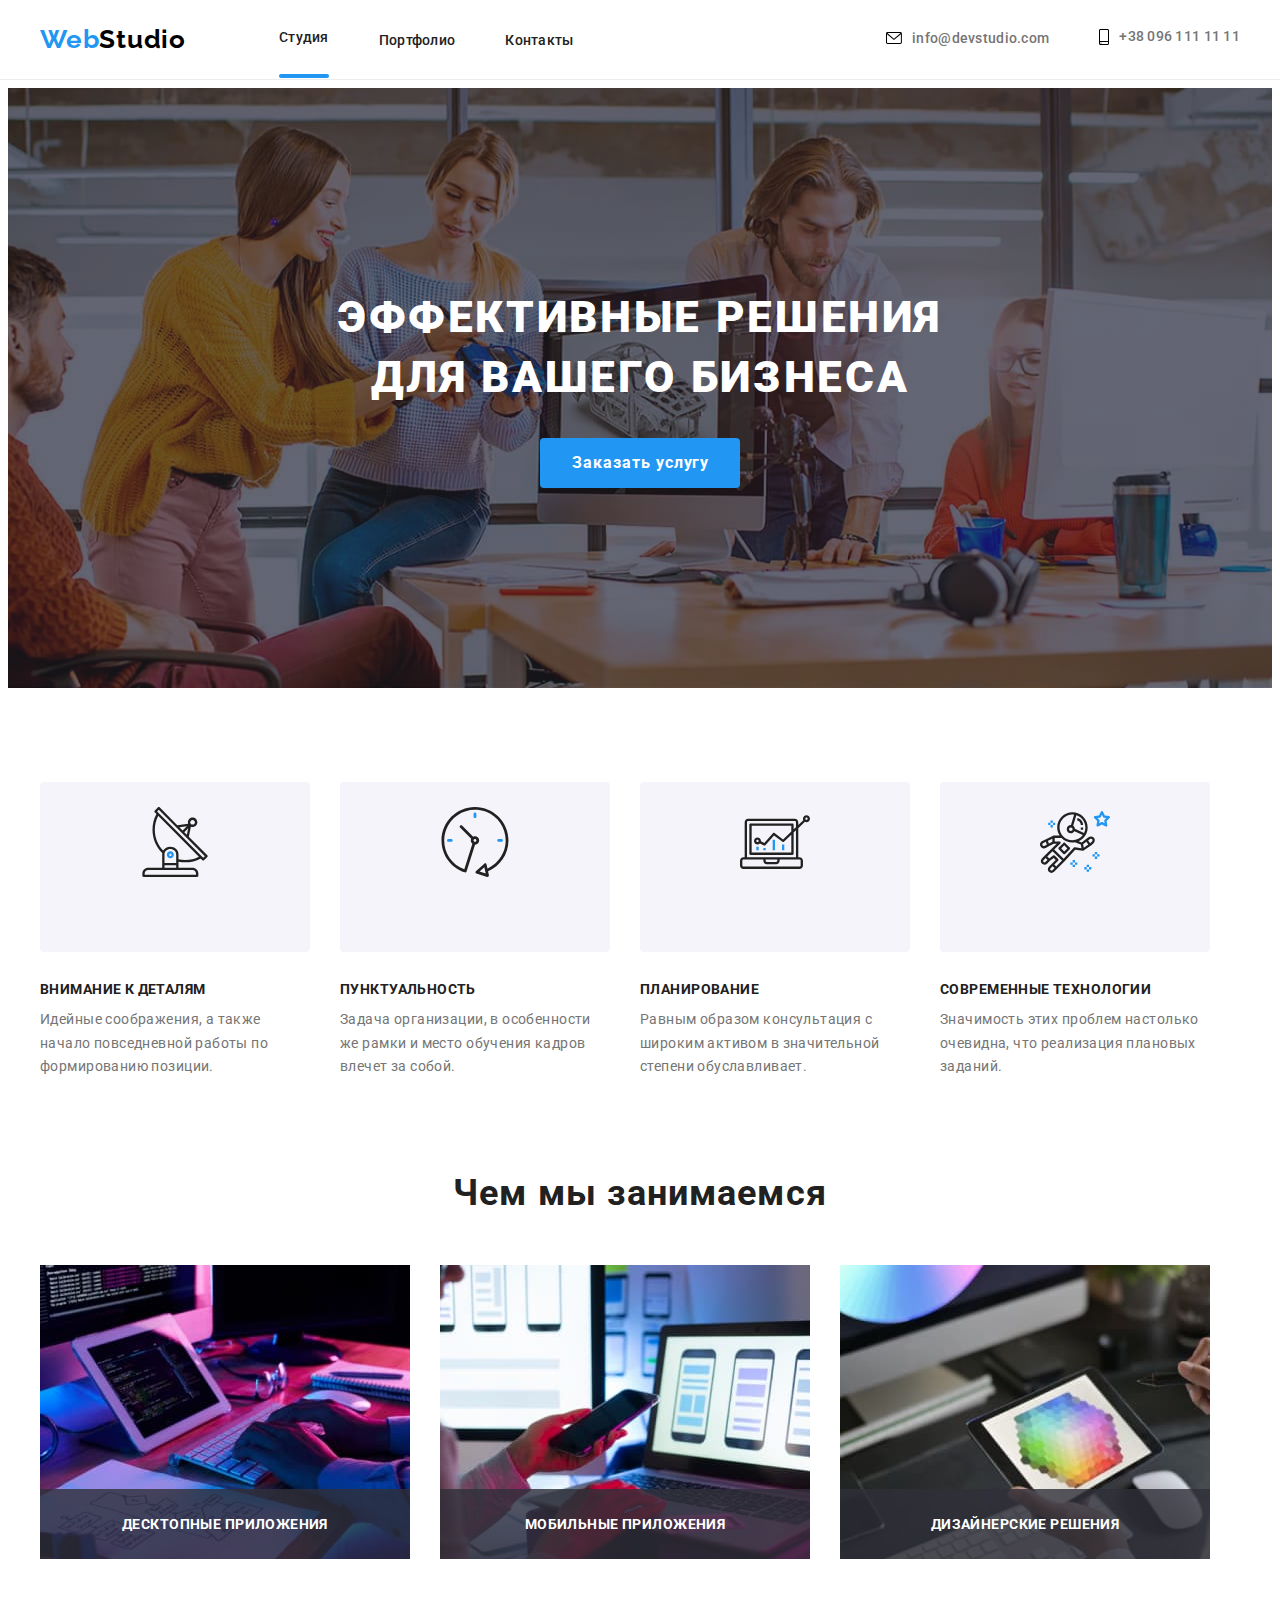
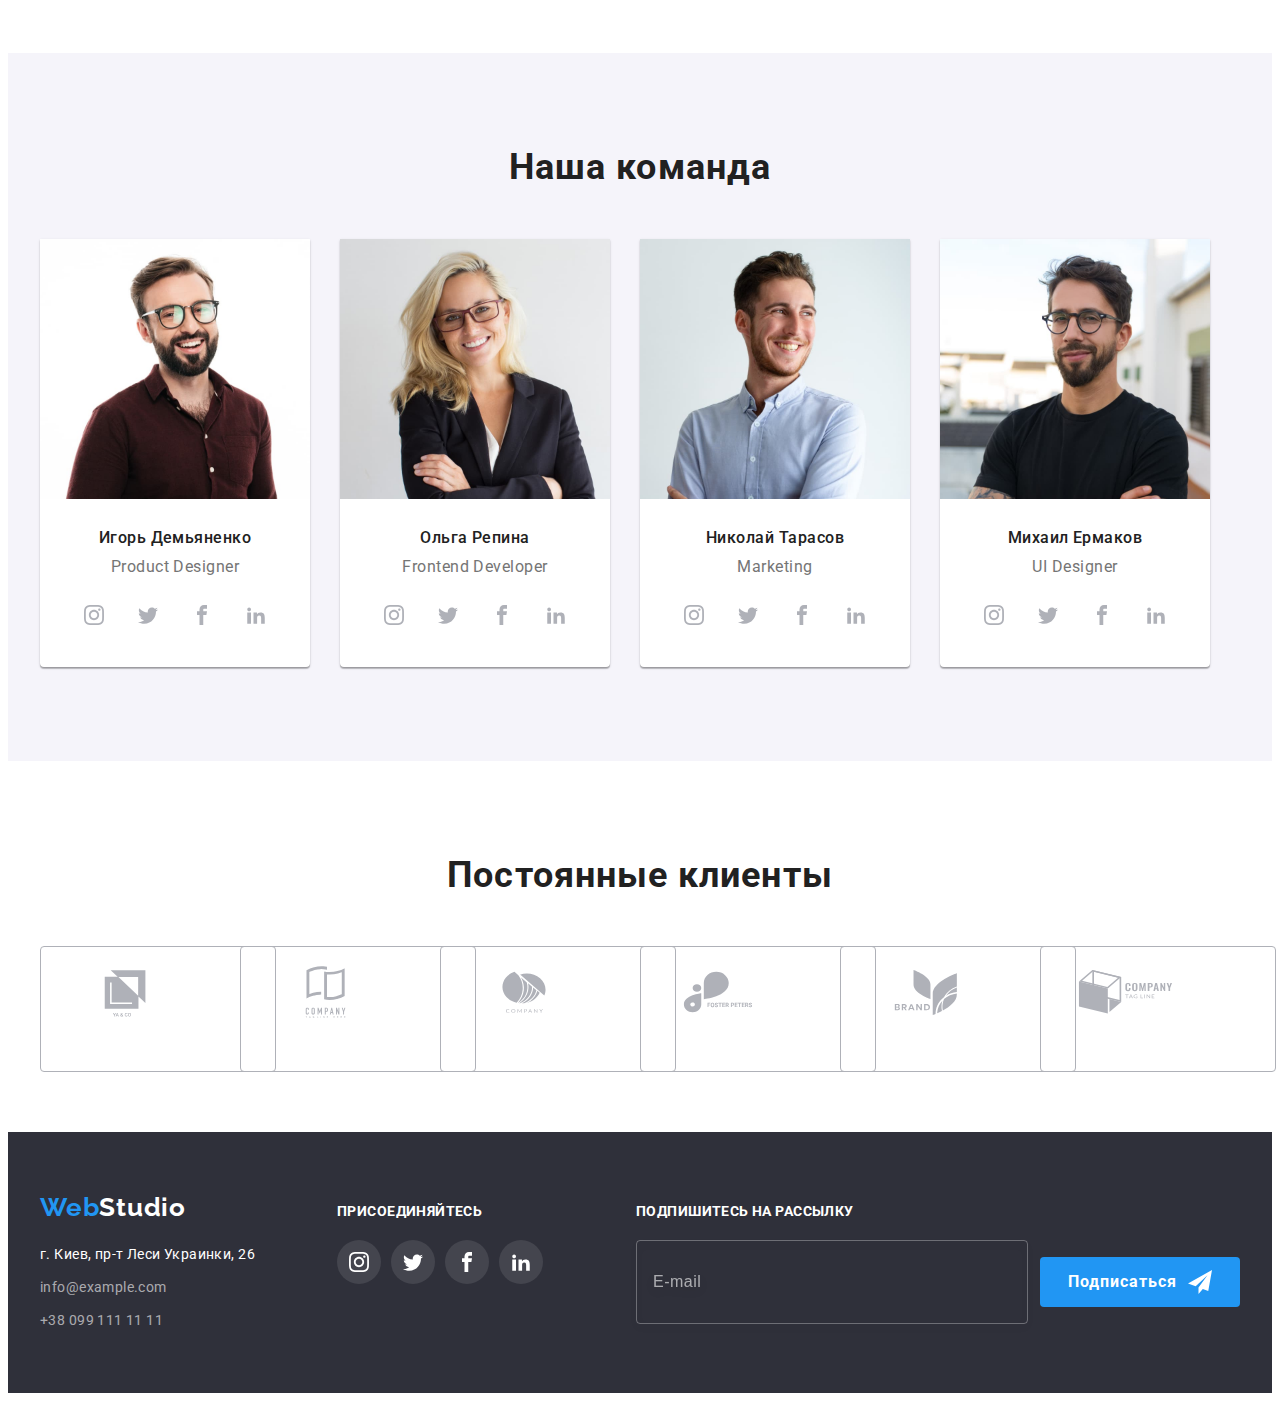
<file: index.html>
<!DOCTYPE html>
<html lang="ru">
  <head>
    <meta charset="UTF-8" />
    <meta http-equiv="X-UA-Compatible" content="IE=edge" />
    <meta name="viewport" content="width=device-width, initial-scale=1.0" />
    <link
      rel="stylesheet"
      href="https://cdnjs.cloudflare.com/ajax/libs/modern-normalize/1.1.0/modern-normalize.min.css"
      integrity="sha512-wpPYUAdjBVSE4KJnH1VR1HeZfpl1ub8YT/NKx4PuQ5NmX2tKuGu6U/JRp5y+Y8XG2tV+wKQpNHVUX03MfMFn9Q=="
      crossorigin="anonymous"
      referrerpolicy="no-referrer"
    />
    <link rel="stylesheet" href="./css/styles.css" />
    <link rel="preconnect" href="https://fonts.googleapis.com" />
    <link rel="preconnect" href="https://fonts.gstatic.com" crossorigin />
    <link
      href="https://fonts.googleapis.com/css2?family=Raleway:wght@700&family=Roboto:wght@400;500;700;900&display=swap"
      rel="stylesheet"
    />
    <title>Студия</title>
  </head>

  <body>
    <!--heder-->
    <header class="heder">
      <div class="container heder-content">
        <nav class="heder-nav">
          <a class="link-logo heder-logo" href="/"
            ><span class="top-logo"
              ><span class="logo-color" lang="en">Web</span>Studio
            </span>
          </a>
          <ul class="list-page">
            <li class="item-list-page">
              <a class="link-page current-page" href="./index.html">Студия</a>
            </li>
            <li class="item-list-page">
              <a class="link-page" href="./portfolio.html">Портфолио</a>
            </li>
            <li class="item-list-page">
              <a class="link-page" href="Контакты/">Контакты</a>
            </li>
          </ul>
        </nav>

        <ul class="list-contacts">
          <li class="list-contacts-item">
            <a class="contacts" href="mailto:info@devstudio.com">
              <svg class="contacts-icon" width="16" height="12">
                <use href="./images/icons.svg#icon-envelope"></use>
              </svg>
              info@devstudio.com</a
            >
          </li>
          <li class="list-contacts-item">
            <a class="contacts" href="tel:+380961111111">
              <svg class="contacts-icon" width="10" height="16">
                <use href="./images/icons.svg#icon-smartphone"></use>
              </svg>
              +38 096 111 11 11</a
            >
          </li>
        </ul>
      </div>
    </header>

    <main>
      <!--hero content-->
      <section class="section-hero">
        <div class="container">
          <div class="hero-content">
            <h1 class="title-hero">Эффективные решения для вашего бизнеса</h1>
            <button class="buttons" type="button" data-modal-open>
              Заказать услугу
            </button>

            <!--modal window-->

            <div class="backdrop is-hidden" data-modal>
              <div class="modal">
                <p class="modal-title">
                  Оставьте свои данные, мы вам перезвоним
                </p>
                <form class="modal-form">
                  <div class="form-wrapp">
                    <input
                      id="username-label"
                      class="modal-input"
                      type="text"
                      name="username"
                      placeholder=" "
                      required
                      title="Имя Фамилия"
                    />
                    <label class="modal-label" for="username-label">Имя</label>
                    <svg class="icon-person-form" width="18" height="18">
                      <use href="./images/icons.svg#icon-person-form"></use>
                    </svg>
                  </div>

                  <div class="form-wrapp">
                    <input
                      id="phone-label"
                      class="modal-input"
                      type="tel"
                      name="phone"
                      placeholder=" "
                      required
                      title="+38 (096) 111-11-11"
                    />
                    <label class="modal-label" for="phone-label">Телефон</label>
                    <svg class="icon-person-form" width="18" height="18">
                      <use href="./images/icons.svg#icon-phone-form"></use>
                    </svg>
                  </div>

                  <div class="form-wrapp">
                    <input
                      id="email-label"
                      class="modal-input"
                      type="email"
                      name="email"
                      placeholder=" "
                      required
                      title="info@gmail.com"
                    />
                    <label class="modal-label" for="email-label">Почта</label>
                    <svg class="icon-person-form" width="18" height="18">
                      <use href="./images/icons.svg#icon-email-form"></use>
                    </svg>
                  </div>
                  <div class="form-wrapper">
                    <label class="modal-label" for="feedback"
                      >Комментарий</label
                    >
                    <textarea
                      name="feedback-text"
                      id="feedback"
                      class="comment-text"
                      placeholder="Введите текст"
                    ></textarea>
                  </div>
                  <div class="modal-check">
                    <input
                      id="check"
                      class="input-check visually-hidden"
                      type="checkbox"
                      name="checkbox"
                    />
                    <label for="check" class="check-text"
                      >Соглашаюсь с рассылкой и принимаю &nbsp;
                      <a href="" class="accent-license">Условия договора</a>
                    </label>
                  </div>
                  <button type="submit" class="buttons">Отправить</button>
                </form>

                <button class="modal-close-btn" type="button" data-modal-close>
                  <svg class="modal-icon-btn" width="18" height="18">
                    <use href="./images/icons.svg#icon-close-btn"></use>
                  </svg>
                </button>
              </div>
            </div>
          </div>
        </div>
      </section>

      <!--feature-->
      <section class="feature section">
        <div class="container">
          <!--title h2 will be hidden-->
          <h2 class="visually-hidden">Преимущества работаты с WebStudio</h2>
          <ul class="feature-list">
            <li class="feature-list-item">
              <div class="icon-conteiner">
                <svg class="icon-feature" width="70" height="70">
                  <use href="./images/icons.svg#icon-antenna"></use>
                </svg>
              </div>
              <h3 class="feature-title">Внимание к деталям</h3>
              <p class="feature-description">
                Идейные соображения, а также начало повседневной работы по
                формированию позиции.
              </p>
            </li>

            <li class="feature-list-item">
              <div class="icon-conteiner">
                <svg class="icon-feature" width="70" height="70">
                  <use href="./images/icons.svg#icon-clock"></use>
                </svg>
              </div>
              <h3 class="feature-title">Пунктуальность</h3>
              <p class="feature-description">
                Задача организации, в особенности же рамки и место обучения
                кадров влечет за собой.
              </p>
            </li>

            <li class="feature-list-item">
              <div class="icon-conteiner">
                <svg class="icon-feature" width="70" height="70">
                  <use href="./images/icons.svg#icon-diagram"></use>
                </svg>
              </div>
              <h3 class="feature-title">Планирование</h3>
              <p class="feature-description">
                Равным образом консультация с широким активом в значительной
                степени обуславливает.
              </p>
            </li>

            <li class="feature-list-item">
              <div class="icon-conteiner">
                <svg class="icon-feature" width="70" height="70">
                  <use href="./images/icons.svg#icon-astronaut"></use>
                </svg>
              </div>
              <h3 class="feature-title">Современные технологии</h3>
              <p class="feature-description">
                Значимость этих проблем настолько очевидна, что реализация
                плановых заданий.
              </p>
            </li>
          </ul>
        </div>
      </section>

      <!--what are we doing-->

      <section class="section-work">
        <div class="container">
          <div class="section-container">
            <h2 class="section-title">Чем мы занимаемся</h2>

            <ul class="list-work">
              <li class="work-list-item">
                <img src="./images/box1.jpg" alt="programming" width="370" />
                <div class="work-label">
                  <p class="label-text">Десктопные приложения</p>
                </div>
              </li>

              <li class="work-list-item">
                <img
                  src="./images/box2.jpg"
                  alt="multiplatform development"
                  width="370"
                />
                <div class="work-label">
                  <p class="label-text">Мобильные приложения</p>
                </div>
              </li>

              <li class="work-list-item">
                <img src="./images/box3.jpg" alt="design" width="370" />
                <div class="work-label">
                  <p class="label-text">Дизайнерские решения</p>
                </div>
              </li>
            </ul>
          </div>
        </div>
      </section>

      <!-- our_team -->
      <section class="section team-section">
        <div class="container">
          <div class="team">
            <h2 class="section-title">Наша команда</h2>
            <ul class="list-people">
              <li class="list-people-item">
                <img
                  src="./images/team_card1.jpg"
                  alt="Product Designer"
                  width="270"
                />
                <div class="decription-team">
                  <h3 class="name">Игорь Демьяненко</h3>
                  <p class="position" lang="en">Product Designer</p>
                  <ul class="socials">
                    <li class="socials-list">
                      <a
                        href="https://www.instagram.com/"
                        target="_blank"
                        class="socials-list-link"
                      >
                        <svg class="icon-socials" width="20" height="20">
                          <use href="./images/icons.svg#icon-instagram"></use>
                        </svg>
                      </a>
                    </li>
                    <li class="socials-list">
                      <a
                        href="https://twitter.com/"
                        target="_blank"
                        class="socials-list-link"
                      >
                        <svg class="icon-socials" width="20" height="20">
                          <use href="./images/icons.svg#icon-twitter"></use>
                        </svg>
                      </a>
                    </li>
                    <li class="socials-list">
                      <a
                        href="https://facebook.com/"
                        target="_blank"
                        class="socials-list-link"
                      >
                        <svg class="icon-socials" width="20" height="20">
                          <use href="./images/icons.svg#icon-facebook"></use>
                        </svg>
                      </a>
                    </li>
                    <li class="socials-list">
                      <a
                        href="https://www.linkedin.com/"
                        target="_blank"
                        class="socials-list-link"
                      >
                        <svg class="icon-socials" width="20" height="20">
                          <use href="./images/icons.svg#icon-linkedin2"></use>
                        </svg>
                      </a>
                    </li>
                  </ul>
                </div>
              </li>
              <li class="list-people-item">
                <img
                  src="./images/team_card2.jpg"
                  alt="Frontend Developer"
                  width="270"
                />
                <div class="decription-team">
                  <h3 class="name">Ольга Репина</h3>
                  <p class="position" lang="en">Frontend Developer</p>
                  <ul class="socials">
                    <li class="socials-list">
                      <a
                        href="https://www.instagram.com/"
                        target="_blank"
                        class="socials-list-link"
                      >
                        <svg class="icon-socials" width="20" height="20">
                          <use href="./images/icons.svg#icon-instagram"></use>
                        </svg>
                      </a>
                    </li>
                    <li class="socials-list">
                      <a
                        href="https://twitter.com/"
                        target="_blank"
                        class="socials-list-link"
                      >
                        <svg class="icon-socials" width="20" height="20">
                          <use href="./images/icons.svg#icon-twitter"></use>
                        </svg>
                      </a>
                    </li>
                    <li class="socials-list">
                      <a
                        href="https://facebook.com/"
                        target="_blank"
                        class="socials-list-link"
                      >
                        <svg class="icon-socials" width="20" height="20">
                          <use href="./images/icons.svg#icon-facebook"></use>
                        </svg>
                      </a>
                    </li>
                    <li class="socials-list">
                      <a
                        href="https://www.linkedin.com/"
                        target="_blank"
                        class="socials-list-link"
                      >
                        <svg class="icon-socials" width="20" height="20">
                          <use href="./images/icons.svg#icon-linkedin2"></use>
                        </svg>
                      </a>
                    </li>
                  </ul>
                </div>
              </li>
              <li class="list-people-item">
                <img
                  src="./images/team_card3.jpg"
                  alt="Marketing"
                  width="270"
                />
                <div class="decription-team">
                  <h3 class="name">Николай Тарасов</h3>
                  <p class="position" lang="en">Marketing</p>
                  <ul class="socials">
                    <li class="socials-list">
                      <a
                        href="https://www.instagram.com/"
                        target="_blank"
                        class="socials-list-link"
                      >
                        <svg class="icon-socials" width="20" height="20">
                          <use href="./images/icons.svg#icon-instagram"></use>
                        </svg>
                      </a>
                    </li>
                    <li class="socials-list">
                      <a
                        href="https://twitter.com/"
                        target="_blank"
                        class="socials-list-link"
                      >
                        <svg class="icon-socials" width="20" height="20">
                          <use href="./images/icons.svg#icon-twitter"></use>
                        </svg>
                      </a>
                    </li>
                    <li class="socials-list">
                      <a
                        href="https://facebook.com/"
                        target="_blank"
                        class="socials-list-link"
                      >
                        <svg class="icon-socials" width="20" height="20">
                          <use href="./images/icons.svg#icon-facebook"></use>
                        </svg>
                      </a>
                    </li>
                    <li class="socials-list">
                      <a
                        href="https://www.linkedin.com/"
                        target="_blank"
                        class="socials-list-link"
                      >
                        <svg class="icon-socials" width="20" height="20">
                          <use href="./images/icons.svg#icon-linkedin2"></use>
                        </svg>
                      </a>
                    </li>
                  </ul>
                </div>
              </li>
              <li class="list-people-item">
                <img
                  src="./images/team_card4.jpg"
                  alt="UI Designer"
                  width="270"
                />
                <div class="decription-team">
                  <h3 class="name">Михаил Ермаков</h3>
                  <p class="position" lang="en">UI Designer</p>
                  <ul class="socials">
                    <li class="socials-list">
                      <a
                        href="https://www.instagram.com/"
                        target="_blank"
                        class="socials-list-link"
                      >
                        <svg class="icon-socials" width="20" height="20">
                          <use href="./images/icons.svg#icon-instagram"></use>
                        </svg>
                      </a>
                    </li>
                    <li class="socials-list">
                      <a
                        href="https://twitter.com/"
                        target="_blank"
                        class="socials-list-link"
                      >
                        <svg class="icon-socials" width="20" height="20">
                          <use href="./images/icons.svg#icon-twitter"></use>
                        </svg>
                      </a>
                    </li>
                    <li class="socials-list">
                      <a
                        href="https://facebook.com/"
                        target="_blank"
                        class="socials-list-link"
                      >
                        <svg class="icon-socials" width="20" height="20">
                          <use href="./images/icons.svg#icon-facebook"></use>
                        </svg>
                      </a>
                    </li>
                    <li class="socials-list">
                      <a
                        href="https://www.linkedin.com/"
                        target="_blank"
                        class="socials-list-link"
                      >
                        <svg class="icon-socials" width="20" height="20">
                          <use href="./images/icons.svg#icon-linkedin2"></use>
                        </svg>
                      </a>
                    </li>
                  </ul>
                </div>
              </li>
            </ul>
          </div>
        </div>
      </section>

      <!-- Clients -->

      <section class="section">
        <div class="container">
          <div class="client">
            <h2 class="section-title">Постоянные клиенты</h2>
            <ul class="list-clients">
              <li class="clients-item">
                <a class="clients-item-list" href="">
                  <svg class="icon-company" width="106" height="60">
                    <use href="./images/icons.svg#icon-company-logo1"></use>
                  </svg>
                </a>
              </li>
              <li class="clients-item">
                <a class="clients-item-list" href=""
                  ><svg class="icon-company" width="106" height="60">
                    <use href="./images/icons.svg#icon-company-logo2"></use>
                  </svg>
                </a>
              </li>
              <li class="clients-item">
                <a class="clients-item-list" href=""
                  ><svg class="icon-company" width="106" height="60">
                    <use href="./images/icons.svg#icon-company-logo3"></use>
                  </svg>
                </a>
              </li>
              <li class="clients-item">
                <a class="clients-item-list" href=""
                  ><svg class="icon-company" width="106" height="60">
                    <use href="./images/icons.svg#icon-company-logo4"></use>
                  </svg>
                </a>
              </li>
              <li class="clients-item">
                <a class="clients-item-list" href=""
                  ><svg class="icon-company" width="106" height="60">
                    <use href="./images/icons.svg#icon-company-logo5"></use>
                  </svg>
                </a>
              </li>
              <li class="clients-item">
                <a class="clients-item-list" href=""
                  ><svg class="icon-company" width="106" height="60">
                    <use href="./images/icons.svg#icon-company-logo6"></use>
                  </svg>
                </a>
              </li>
            </ul>
          </div>
        </div>
      </section>
    </main>

    <!--footer-->
    <footer class="footer">
      <div class="container footer-content">
        <div class="footer-addres">
          <a class="link-logo footer-logo" href="/"
            ><span class="bottom-logo"
              ><span class="logo-color" lang="en">Web</span>Studio</span
            >
          </a>

          <address class="address-title">
            <p class="address-item">г. Киев, пр-т Леси Украинки, 26</p>
            <ul class="list-contacts footer-list">
              <li class="contacts-item footer-link">
                <a class="address-link" href="mailto:info@example.com"
                  >info@example.com</a
                >
              </li>
              <li class="contacts-item footer-link">
                <a class="address-link" href="tel:+380991111111"
                  >+38 099 111 11 11</a
                >
              </li>
            </ul>
          </address>
        </div>
        <div class="footer-socials">
          <h3 class="title-socials">присоединяйтесь</h3>
          <ul class="socials">
            <li class="footer-socials-list">
              <a
                href="https://www.instagram.com/"
                target="_blank"
                class="socials-list-link"
              >
                <svg class="footer-icon-socials" width="20" height="20">
                  <use href="./images/icons.svg#icon-instagram"></use>
                </svg>
              </a>
            </li>
            <li class="footer-socials-list">
              <a
                href="https://twitter.com/"
                target="_blank"
                class="socials-list-link"
              >
                <svg class="footer-icon-socials" width="20" height="20">
                  <use href="./images/icons.svg#icon-twitter"></use>
                </svg>
              </a>
            </li>
            <li class="footer-socials-list">
              <a
                href="https://facebook.com/"
                target="_blank"
                class="socials-list-link"
              >
                <svg class="footer-icon-socials" width="20" height="20">
                  <use href="./images/icons.svg#icon-facebook"></use>
                </svg>
              </a>
            </li>
            <li class="footer-socials-list">
              <a
                href="https://www.linkedin.com/"
                target="_blank"
                class="socials-list-link"
              >
                <svg class="footer-icon-socials" width="20" height="20">
                  <use href="./images/icons.svg#icon-linkedin2"></use>
                </svg>
              </a>
            </li>
          </ul>
        </div>
        <form name="subscribe" class="form-subscribe" autocomplete="on">
          <div class="email-input">
            <div class="footer-form">
              <input
                id="footer-label"
                class="footer-input"
                type="email"
                name="footer-email"
                placeholder="E-mail"
                required
                title="info@gmail.com"
              />
              <label class="form-footer" for="footer-label"
                >Подпишитесь на рассылку</label
              >
            </div>

            <div class="button-send">
              <svg class="icon-send-form" width="24" height="24">
                <use href="./images/icons.svg#icon-send-form"></use>
              </svg>
              <button class="buttons-footer" type="submit">Подписаться</button>
            </div>
          </div>
        </form>
      </div>
    </footer>

    <script src="./js/modal.js"></script>
  </body>
</html>
</file>
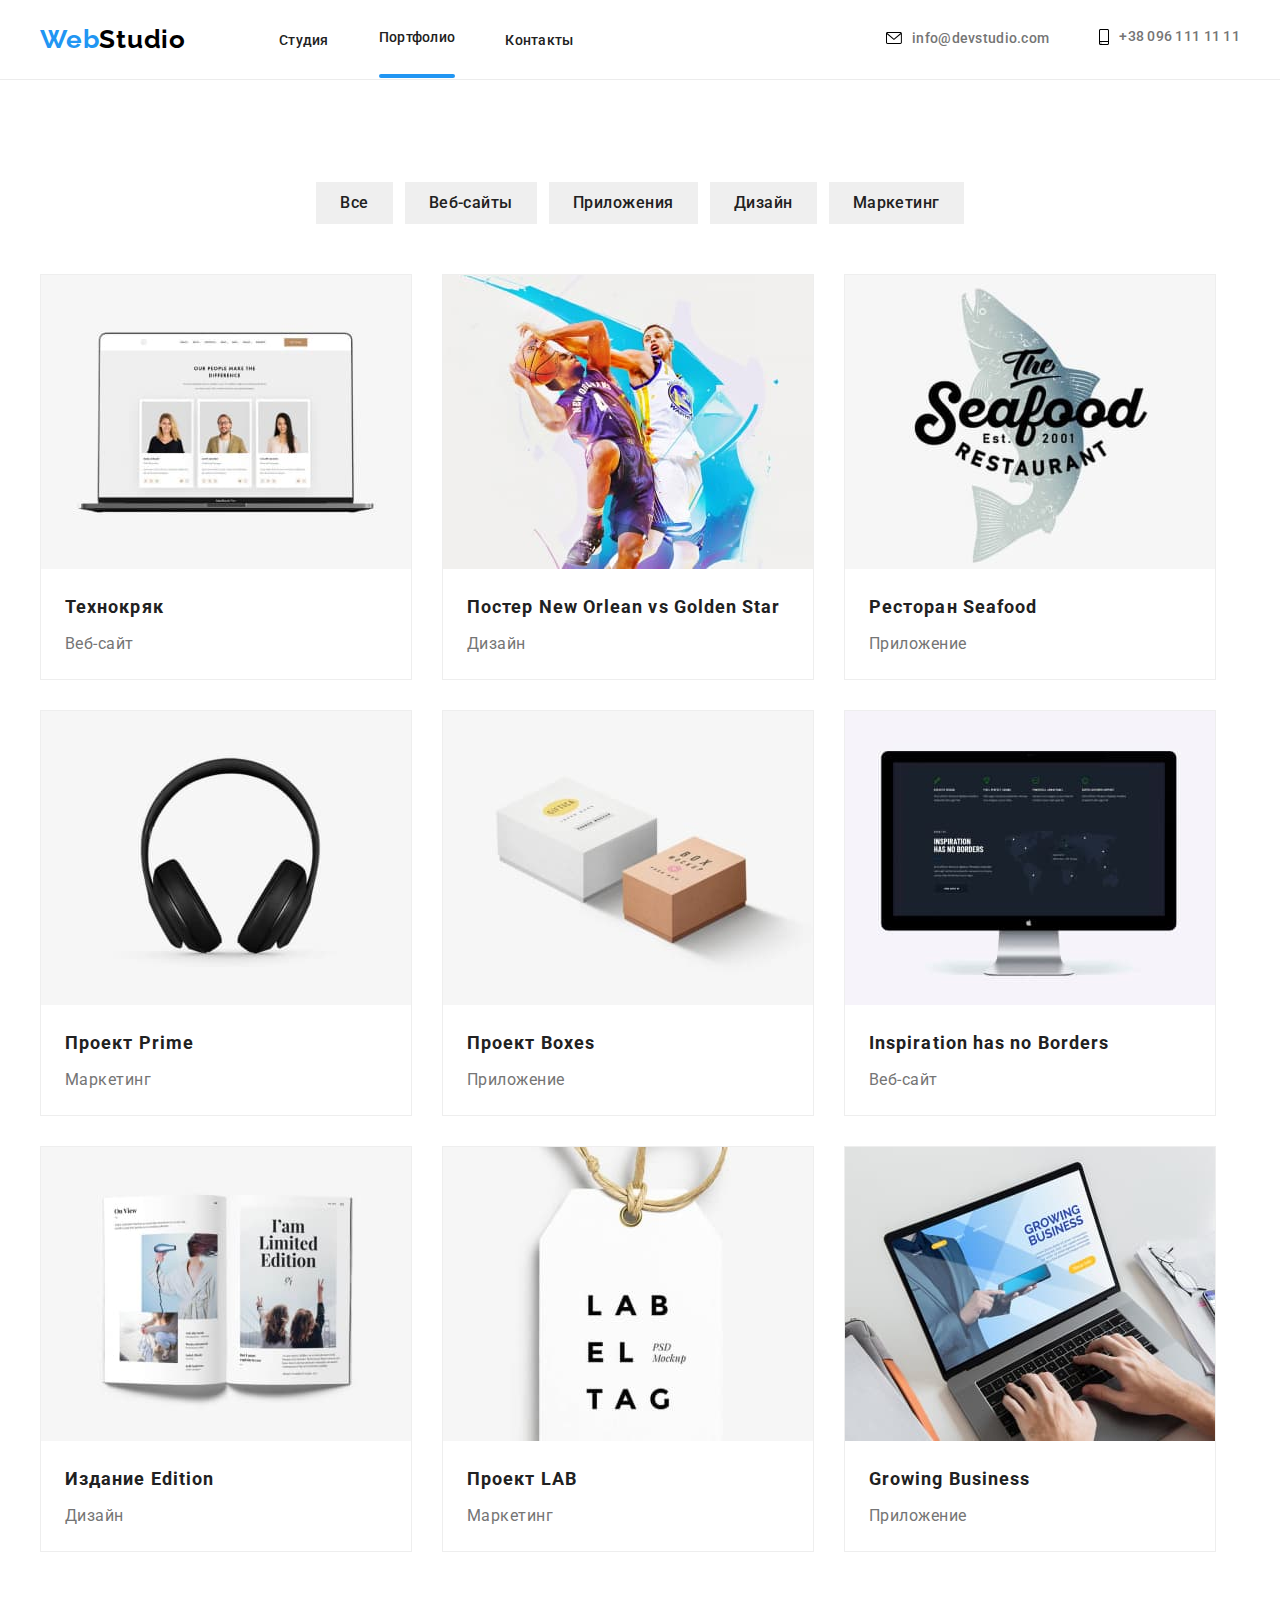
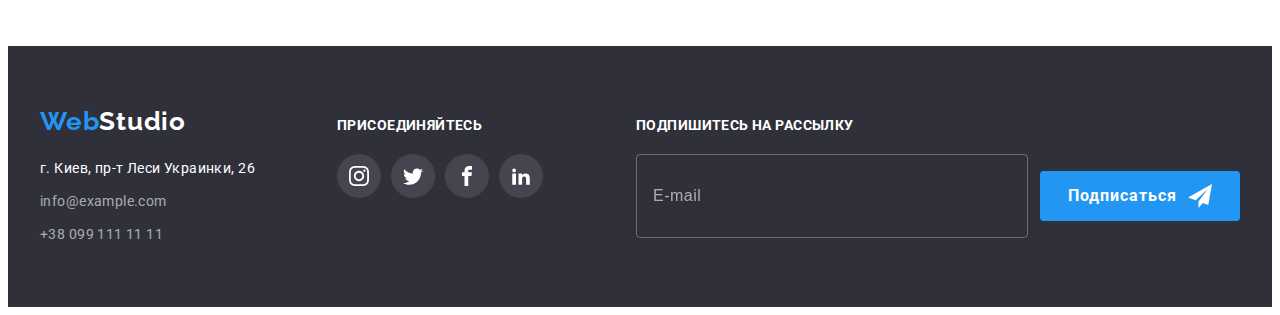
<file: portfolio.html>
<!DOCTYPE html>
<html lang="ru">
  <head>
    <meta charset="UTF-8" />
    <meta http-equiv="X-UA-Compatible" content="IE=edge" />
    <meta name="viewport" content="width=device-width, initial-scale=1.0" />
    <link
      rel="stylesheet"
      href="https://cdnjs.cloudflare.com/ajax/libs/modern-normalize/1.1.0/modern-normalize.min.css"
      integrity="sha512-wpPYUAdjBVSE4KJnH1VR1HeZfpl1ub8YT/NKx4PuQ5NmX2tKuGu6U/JRp5y+Y8XG2tV+wKQpNHVUX03MfMFn9Q=="
      crossorigin="anonymous"
      referrerpolicy="no-referrer"
    />
    <link rel="stylesheet" href="./css/styles.css" />
    <link rel="preconnect" href="https://fonts.googleapis.com" />
    <link rel="preconnect" href="https://fonts.gstatic.com" crossorigin />
    <link
      href="https://fonts.googleapis.com/css2?family=Raleway:wght@700&family=Roboto:wght@400;500;700;900&display=swap"
      rel="stylesheet"
    />
    <title>Портфолио</title>
  </head>
  <body>
    <!--heder-->
    <header class="heder">
      <div class="container heder-content">
        <nav class="heder-nav">
          <a class="link-logo heder-logo" href="/"
            ><span class="top-logo"
              ><span class="logo-color" lang="en">Web</span>Studio
            </span>
          </a>
          <ul class="list-page">
            <li class="item-list-page">
              <a class="link-page" href="./index.html">Студия</a>
            </li>
            <li class="item-list-page">
              <a class="link-page current-page" href="./portfolio.html"
                >Портфолио</a
              >
            </li>
            <li class="item-list-page">
              <a class="link-page" href="Контакты/">Контакты</a>
            </li>
          </ul>
        </nav>

        <ul class="list-contacts">
          <li class="list-contacts-item">
            <a class="contacts" href="mailto:info@devstudio.com">
              <svg class="contacts-icon" width="16" height="12">
                <use href="./images/icons.svg#icon-envelope"></use>
              </svg>
              info@devstudio.com</a
            >
          </li>
          <li class="list-contacts-item">
            <a class="contacts" href="tel:+380961111111">
              <svg class="contacts-icon" width="10" height="16">
                <use href="./images/icons.svg#icon-smartphone"></use>
              </svg>
              +38 096 111 11 11</a
            >
          </li>
        </ul>
      </div>
    </header>
    <!--main content-->
    <main>
      <section class="section">
        <div class="container">
          <!--menu-filter-->
          <div class="container-buttons">
            <ul class="list-filter">
              <li class="list-filter-item">
                <button class="link" type="button">Все</button>
              </li>
              <li class="list-filter-item">
                <button class="link" type="button">Веб-сайты</button>
              </li>
              <li class="list-filter-item">
                <button class="link" type="button">Приложения</button>
              </li>
              <li class="list-filter-item">
                <button class="link" type="button">Дизайн</button>
              </li>
              <li class="list-filter-item">
                <button class="link" type="button">Маркетинг</button>
              </li>
            </ul>
          </div>

          <!--item list-->

          <h1 class="visually-hidden">Портфолио WebStudio</h1>

          <div class="container-projects">
            <ul class="projects-list">
              <li class="projects-item">
                <a class="projects-link" href="">
                  <div class="projects-thumb">
                    <img
                      src="./images/project-1.jpg"
                      alt="пример вебсайта Технокряк"
                      width="370"
                      height="294"
                    />
                    <div class="filter-description">
                      <p class="filter-description-text">
                        Ресурс предлагает комплексные предложения с разным
                        уровнем функционала и сервисов. Все это позволит
                        посетителю получить исчерпывающие сведения о компании
                        или частном лице.
                      </p>
                    </div>
                  </div>
                  <div class="description-projects">
                    <h2 class="projects-title">Технокряк</h2>
                    <p class="filter-title">Веб-сайт</p>
                  </div>
                </a>
              </li>
              <li class="projects-item">
                <a class="projects-link" href="">
                  <div class="projects-thumb">
                    <img
                      src="./images/project-2.jpg"
                      alt="постер баскетбольной команды"
                      width="370"
                      height="294"
                    />
                    <div class="filter-description">
                      <p class="filter-description-text">
                        Ресурс предлагает комплексные предложения с разным
                        уровнем функционала и сервисов. Все это позволит
                        посетителю получить исчерпывающие сведения о компании
                        или частном лице.
                      </p>
                    </div>
                  </div>
                  <div class="description-projects">
                    <h2 class="projects-title">
                      Постер <span lang="en">New Orlean vs Golden Star</span>
                    </h2>
                    <p class="filter-title">Дизайн</p>
                  </div>
                </a>
              </li>
              <li class="projects-item">
                <a class="projects-link" href="">
                  <div class="projects-thumb">
                    <img
                      src="./images/project-3.jpg"
                      alt="приложение для ресторана морепродуктов"
                      width="370"
                      height="294"
                    />
                    <div class="filter-description">
                      <p class="filter-description-text">
                        Ресурс предлагает комплексные предложения с разным
                        уровнем функционала и сервисов. Все это позволит
                        посетителю получить исчерпывающие сведения о компании
                        или частном лице.
                      </p>
                    </div>
                  </div>
                  <div class="description-projects">
                    <h2 class="projects-title">
                      Ресторан <span lang="en">Seafood</span>
                    </h2>
                    <p class="filter-title">Приложение</p>
                  </div>
                </a>
              </li>
              <li class="projects-item">
                <a class="projects-link" href="">
                  <div class="projects-thumb">
                    <img
                      src="./images/project-4.jpg"
                      alt="маркетинг проект Прайм"
                      width="370"
                      height="294"
                    />
                    <div class="filter-description">
                      <p class="filter-description-text">
                        Ресурс предлагает комплексные предложения с разным
                        уровнем функционала и сервисов. Все это позволит
                        посетителю получить исчерпывающие сведения о компании
                        или частном лице.
                      </p>
                    </div>
                  </div>

                  <div class="description-projects">
                    <h2 class="projects-title">
                      Проект <span lang="en">Prime</span>
                    </h2>
                    <p class="filter-title">Маркетинг</p>
                  </div>
                </a>
              </li>
              <li class="projects-item">
                <a class="projects-link" href="">
                  <div class="projects-thumb">
                    <img
                      src="./images/project-5.jpg"
                      alt="проект Коробки"
                      width="370"
                      height="294"
                    />
                    <div class="filter-description">
                      <p class="filter-description-text">
                        Ресурс предлагает комплексные предложения с разным
                        уровнем функционала и сервисов. Все это позволит
                        посетителю получить исчерпывающие сведения о компании
                        или частном лице.
                      </p>
                    </div>
                  </div>

                  <div class="description-projects">
                    <h2 class="projects-title">
                      Проект <span lang="en">Boxes</span>
                    </h2>
                    <p class="filter-title">Приложение</p>
                  </div>
                </a>
              </li>
              <li class="projects-item">
                <a class="projects-link" href="">
                  <div class="projects-thumb">
                    <img
                      src="./images/project-6.jpg"
                      alt="проект Вдохновение не имеет границ "
                      width="370"
                      height="294"
                    />
                    <div class="filter-description">
                      <p class="filter-description-text">
                        Ресурс предлагает комплексные предложения с разным
                        уровнем функционала и сервисов. Все это позволит
                        посетителю получить исчерпывающие сведения о компании
                        или частном лице.
                      </p>
                    </div>
                  </div>

                  <div class="description-projects">
                    <h2 class="projects-title" lang="en">
                      Inspiration has no Borders
                    </h2>
                    <p class="filter-title">Веб-сайт</p>
                  </div>
                </a>
              </li>
              <li class="projects-item">
                <a class="projects-link" href="">
                  <div class="projects-thumb">
                    <img
                      src="./images/project-7.jpg"
                      alt="дизайн издания с ограниченным выпуском"
                      width="370"
                      height="294"
                    />
                    <div class="filter-description">
                      <p class="filter-description-text">
                        Ресурс предлагает комплексные предложения с разным
                        уровнем функционала и сервисов. Все это позволит
                        посетителю получить исчерпывающие сведения о компании
                        или частном лице.
                      </p>
                    </div>
                  </div>

                  <div class="description-projects">
                    <h2 class="projects-title">
                      Издание <span lang="en">Edition</span>
                    </h2>
                    <p class="filter-title">Дизайн</p>
                  </div>
                </a>
              </li>
              <li class="projects-item">
                <a class="projects-link" href="">
                  <div class="projects-thumb">
                    <img
                      src="./images/project-8.jpg"
                      alt="проект маркировки продукта"
                      width="370"
                      height="294"
                    />
                    <div class="filter-description">
                      <p class="filter-description-text">
                        Ресурс предлагает комплексные предложения с разным
                        уровнем функционала и сервисов. Все это позволит
                        посетителю получить исчерпывающие сведения о компании
                        или частном лице.
                      </p>
                    </div>
                  </div>

                  <div class="description-projects">
                    <h2 class="projects-title">
                      Проект <span lang="en">LAB</span>
                    </h2>
                    <p class="filter-title">Маркетинг</p>
                  </div>
                </a>
              </li>
              <li class="projects-item">
                <a class="projects-link" href="">
                  <div class="projects-thumb">
                    <img
                      src="./images/project-9.jpg"
                      alt="приложение для растущего бизнеса"
                      width="370"
                      height="294"
                    />
                    <div class="filter-description">
                      <p class="filter-description-text">
                        Ресурс предлагает комплексные предложения с разным
                        уровнем функционала и сервисов. Все это позволит
                        посетителю получить исчерпывающие сведения о компании
                        или частном лице.
                      </p>
                    </div>
                  </div>

                  <div class="description-projects">
                    <h2 class="projects-title" lang="en">Growing Business</h2>
                    <p class="filter-title">Приложение</p>
                  </div>
                </a>
              </li>
            </ul>
          </div>
        </div>
      </section>
    </main>

    <!--footer-->
    <!--footer-->
    <footer class="footer">
      <div class="container footer-content">
        <div class="footer-addres">
          <a class="link-logo footer-logo" href="/"
            ><span class="bottom-logo"
              ><span class="logo-color" lang="en">Web</span>Studio</span
            >
          </a>

          <address class="address-title">
            <p class="address-item">г. Киев, пр-т Леси Украинки, 26</p>
            <ul class="list-contacts footer-list">
              <li class="contacts-item footer-link">
                <a class="address-link" href="mailto:info@example.com"
                  >info@example.com</a
                >
              </li>
              <li class="contacts-item footer-link">
                <a class="address-link" href="tel:+380991111111"
                  >+38 099 111 11 11</a
                >
              </li>
            </ul>
          </address>
        </div>
        <div class="footer-socials">
          <h3 class="title-socials">присоединяйтесь</h3>
          <ul class="socials">
            <li class="footer-socials-list">
              <a
                href="https://www.instagram.com/"
                target="_blank"
                class="socials-list-link"
              >
                <svg class="footer-icon-socials" width="20" height="20">
                  <use href="./images/icons.svg#icon-instagram"></use>
                </svg>
              </a>
            </li>
            <li class="footer-socials-list">
              <a
                href="https://twitter.com/"
                target="_blank"
                class="socials-list-link"
              >
                <svg class="footer-icon-socials" width="20" height="20">
                  <use href="./images/icons.svg#icon-twitter"></use>
                </svg>
              </a>
            </li>
            <li class="footer-socials-list">
              <a
                href="https://facebook.com/"
                target="_blank"
                class="socials-list-link"
              >
                <svg class="footer-icon-socials" width="20" height="20">
                  <use href="./images/icons.svg#icon-facebook"></use>
                </svg>
              </a>
            </li>
            <li class="footer-socials-list">
              <a
                href="https://www.linkedin.com/"
                target="_blank"
                class="socials-list-link"
              >
                <svg class="footer-icon-socials" width="20" height="20">
                  <use href="./images/icons.svg#icon-linkedin2"></use>
                </svg>
              </a>
            </li>
          </ul>
        </div>
        <form name="subscribe" class="form-subscribe" autocomplete="on">
          <div class="email-input">
            <div class="footer-form">
              <input
                id="footer-label"
                class="footer-input"
                type="email"
                name="footer-email"
                placeholder="E-mail"
                required
                title="info@gmail.com"
              />
              <label class="form-footer" for="footer-label"
                >Подпишитесь на рассылку</label
              >
            </div>

            <div class="button-send">
              <svg class="icon-send-form" width="24" height="24">
                <use href="./images/icons.svg#icon-send-form"></use>
              </svg>
              <button class="buttons-footer" type="submit">Подписаться</button>
            </div>
          </div>
        </form>
      </div>
    </footer>
  </body>
</html>
</file>
<file: css/styles.css>
/*---------------Студия---------------*/
/*---------------variables---------------*/

:root {
  --title-hero-color: #ffffff;
  --title-color: #212121;
  --after-title-color: #757575;
  --main-btn-color: #212121;
  --text-color: #757575;
  --accent-color: #2196f3;
  --contact-color: #757575;
  --nav-link-color: #212121;
  --focus-color: #ffffff;
  --accent-btn-color: #ffffff;
  --top-logo-color: #000000;
  --bottom-logo-color: #ffffff;
  --socials-icon-color: #afb1b8;
  --icon-color: #afb1b8;
  --timing-function: cubic-bezier(0.4, 0, 0.2, 1);
}

p,
h1,
h2,
h3,
h4,
h5,
h6 {
  margin: 0;
}

ul {
  margin: 0;
  padding-left: 0;
}

img {
  display: block;
}

body {
  font-family: "Roboto", sans-serif;
  color: #212121;
  padding-top: 80px;
}

/*---------------heder general---------------*/

.heder {
  position: fixed;
  z-index: 1;
  width: 100%;
  top: 0;
  left: 0;
  background-color: #fff;
  padding-top: 24px;
  padding-bottom: 24px;
  border-bottom: 1px solid #ececec;
}
.container {
  width: 1200px;
  margin: 0 auto;
  padding: 0 15px;
}

.heder-content {
  display: flex;
  align-items: center;
}

.heder-nav {
  display: flex;
  align-items: center;
}

/*---------------top-logo---------------*/

.nav-content {
  display: block;
  align-items: center;
  justify-content: space-around;
}

.link-logo {
  display: block;
  text-decoration: none;
  list-style: none;
}

.heder-logo {
  margin-right: 93px;
}

.top-logo,
.bottom-logo {
  font-family: "Raleway", sans-serif;
  font-weight: 700;
  font-size: 26px;
  line-height: 1.19;
  letter-spacing: 0.03em;
  color: var(--top-logo-color);
}

.logo-color {
  color: var(--accent-color);
}

.list-page {
  display: flex;
  flex-direction: row;
  list-style: none;
}

.item-list-page:not(:last-child) {
  margin-right: 50px;
}

.link-page {
  text-decoration: none;
  font-family: "Roboto";
  font-style: normal;
  font-weight: 500;
  font-size: 14px;
  line-height: 1.14;
  letter-spacing: 0.02em;
  color: var(--nav-link-color);
  transition: color 250ms var(--timing-function);
}

.link-page:hover,
.link-page:focus {
  color: var(--accent-color);
}

.current-page {
  position: relative;
  display: block;
}

.current-page::after {
  content: "";
  position: absolute;
  bottom: -32px;
  display: block;
  width: 100%;
  height: 4px;
  background-color: var(--accent-color);
  border-radius: 2px;
}

/*---------------contacts--------------- */

.list-contacts {
  display: flex;
  list-style: none;
  margin-left: auto;
}

.list-contacts-item:not(:last-child) {
  margin-right: 50px;
}

.contacts-item {
  margin-right: 50px;
}
.contacts {
  font-style: normal;
  font-weight: 500;
  font-size: 14px;
  line-height: 1.14;
  letter-spacing: 0.02em;
  color: var(--contact-color);
  text-decoration: none;
}

.contacts-icon {
  display: inline-block;
  margin-right: 10px;
}

.contacts {
  display: inline-flex;
  align-items: center;
  text-decoration: none;
  transition: color 250ms var(--timing-function);
}

.contacts:hover,
.contacts:focus {
  color: var(--accent-color);
}

.contacts:hover,
.contacts:focus .contacts-icon {
  fill: var(--accent-color);
}

/*---------------main--------------- */

/*---------------hero--------------- */

.section-hero {
  background-image: linear-gradient(
      rgba(47, 48, 58, 0.4),
      rgba(47, 48, 58, 0.4)
    ),
    url(../images/hero-bg.jpg);
  background-repeat: no-repeat;
  background-position: center;
  background-size: 1600px;
  background-color: #c4c4c4;

  padding-top: 200px;
  padding-bottom: 200px;
}

.section {
  padding-top: 94px;
  padding-bottom: 94px;
}

.title-hero {
  font-weight: 900;
  font-size: 44px;
  line-height: 1.36;
  text-align: center;
  letter-spacing: 0.06em;
  text-transform: uppercase;
  color: var(--title-hero-color);
  width: 696px;
  margin: 0 auto;
  margin-bottom: 30px;
  align-items: center;
}
.buttons {
  display: block;
  font-family: "Roboto";
  font-style: normal;
  font-weight: 700;
  font-size: 16px;
  line-height: 1.87;
  align-items: center;
  text-align: center;
  letter-spacing: 0.06em;
  color: var(--accent-btn-color);
  background: var(--accent-color);
  cursor: pointer;
  width: 200px;
  height: 50px;
  padding: 10px 32px;
  border: 0;
  border-radius: 4px;
  border-color: transparent;
  margin: 0 auto;
  white-space: nowrap;
}

/* ------------modal window-----------*/

.backdrop {
  position: fixed;
  z-index: 2;
  top: 0;
  left: 0;
  width: 100%;
  height: 100%;
  background-color: rgba(0, 0, 0, 0.2);
}

.backdrop.is-hidden {
  visibility: hidden;
  opacity: 0;
  pointer-events: none;
  transition: opacity 250ms var(--timing-function),
    visibility 250ms var(--timing-function);
}

.modal {
  padding: 40px;
  position: absolute;
  top: 50%;
  left: 50%;
  transform: translate(-50%, -50%);
  min-width: 528px;
  min-height: 581px;
  background-color: #ffffff;
  box-shadow: 0px 1px 3px rgba(0, 0, 0, 0.12), 0px 1px 1px rgba(0, 0, 0, 0.14),
    0px 2px 1px rgba(0, 0, 0, 0.2);
  border-radius: 4px;
  transition: transform 250ms var(--timing-function);
}

.backdrop.is-hidden .modal {
  transform: translate(-50%, -50%) scale(0.1);
}

.modal-close-btn {
  position: absolute;
  top: 8px;
  right: 8px;
  display: flex;
  justify-content: center;
  align-items: center;
  padding: 0;
  margin: 0;
  width: 30px;
  height: 30px;
  background: #ffffff;
  border: 1px solid rgba(0, 0, 0, 0.1);
  border-radius: 50%;
  cursor: pointer;
}

.modal-icon-btn {
  transition: fill 250ms var(--timing-function);
}

.modal-close-btn:focus,
.modal-close-btn:hover .modal-icon-btn {
  fill: var(--accent-color);
}

.modal-close-btn:focus {
  outline: var(--accent-color);
  border-color: var(--accent-color);
}

.form-wrapp,
.form-wrapper {
  position: relative;
}

.form-wrapp {
  margin-bottom: 28px;
}

.form-wrapper {
  margin-bottom: 20px;
}
.modal-label {
  position: absolute;
  left: 0;
  top: -18px;
}

.icon-person-form {
  position: absolute;
  left: 12px;
  top: 50%;
  transform: translateY(-50%);
  transition: fill 250ms var(--timing-function);
}
.modal-title {
  font-family: "Roboto";
  font-style: normal;
  font-weight: 700;
  font-size: 20px;
  line-height: 1.15;
  text-align: center;
  letter-spacing: 0.03em;
  color: var(--title-color);
  margin-bottom: 30px;
}

.modal-label {
  font-family: "Roboto";
  font-style: normal;
  font-weight: 400;
  font-size: 12px;
  line-height: 1.16;
  letter-spacing: 0.01em;
  color: var(--after-title-color);
}

.modal-input {
  width: 100%;
  height: 40px;
  padding-left: 42px;
  background-color: transparent;
  font-family: "Roboto";
  font-style: normal;
  font-weight: 400;
  font-size: 14px;
  line-height: 16px;
  letter-spacing: 0.01em;
  border: 1px solid rgba(33, 33, 33, 0.2);
  border-radius: 4px;
  cursor: pointer;
}
.modal-input:hover {
  border-color: var(--accent-color);
}

.modal-input:focus ~ .icon-person-form {
  fill: var(--accent-color);
}

.modal-input:hover ~ .icon-person-form {
  fill: var(--accent-color);
}

.modal-input:focus {
  outline: var(--accent-color);
}

.modal-input:focus {
  border-color: var(--accent-color);
}

.icon-person-form:hover {
  fill: var(--accent-color);
}

.modal-input::placeholder {
  font-family: "Roboto";
  font-style: normal;
  font-weight: 400;
  font-size: 14px;
  line-height: 1.14;
  letter-spacing: 0.01em;
  color: rgba(117, 117, 117, 0.5);
}

.comment-text {
  width: 100%;
  height: 120px;
  padding: 12px 16px;
  font-family: "Roboto";
  font-style: normal;
  font-weight: 400;
  font-size: 14px;
  line-height: 1.14;
  letter-spacing: 0.01em;
  resize: none;
  border: 1px solid rgba(33, 33, 33, 0.2);
  border-radius: 4px;
}

.comment-text::placeholder {
  font-family: "Roboto";
  font-style: normal;
  font-weight: 400;
  font-size: 14px;
  line-height: 1.14;
  letter-spacing: 0.01em;
  color: rgba(117, 117, 117, 0.5);
}

.comment-text:focus {
  border-color: var(--accent-color);
  outline: var(--accent-color);
}
.comment-text:hover {
  border-color: var(--accent-color);
  outline: var(--accent-color);
}

.modal-check {
  margin-bottom: 30px;
}

.check-text {
  display: flex;
  justify-content: center;
  align-items: center;
  font-family: "Roboto";
  font-style: normal;
  font-weight: 400;
  font-size: 14px;
  line-height: 1.74;
  letter-spacing: 0.03em;
  color: #757575;
}

.check-text::before {
  content: "";
  margin-right: 7px;
  width: 16px;
  height: 15px;
  border: 2px solid #212121;
  border-radius: 2px;
}

.input-check:checked + .check-text::before {
  background-color: var(--accent-color);
  border: none;
  background-image: url(../images/che.svg);
  background-repeat: no-repeat;
  background-position: center;
  box-shadow: 0px 1px 3px rgba(0, 0, 0, 0.12), 0px 1px 1px rgba(0, 0, 0, 0.14),
    0px 2px 1px rgba(0, 0, 0, 0.2);
}

.accent-license {
  font-weight: 400;
  font-size: 14px;
  line-height: 1.71;
  letter-spacing: 0.03em;
  color: var(--accent-color);
}

/*---------------feature-list--------------- */

.feature {
  display: flex;
  flex-direction: row;
  justify-content: space-around;
}

.feature-list {
  display: flex;
  flex-wrap: nowrap;
  gap: 30px;
  list-style: none;
}

.feature-list-item {
  display: flex;
  flex-direction: column;
  width: 270px;
}

.icon-conteiner {
  background: #f5f4fa;
  border-radius: 4px;
  display: flex;
  justify-content: center;
  padding: 25px 0;
  width: 270px;
  height: 120px;
  margin-bottom: 30px;
}

.feature-title {
  text-align: left;
  font-weight: 700;
  font-size: 14px;
  line-height: 1.14;
  letter-spacing: 0.03em;
  text-transform: uppercase;
  color: var(--title-color);
  margin-bottom: 10px;
}

.feature-description {
  text-align: left;
  font-weight: 400;
  font-size: 14px;
  line-height: 1.71;
  letter-spacing: 0.03em;
  color: var(--after-title-color);
}

/*-------------what are we doing------------ */

.section-work {
  display: flex;
  justify-content: center;
  padding-bottom: 94px;
}

.section-title {
  font-weight: 700;
  font-size: 36px;
  line-height: 1.16;
  text-align: center;
  letter-spacing: 0.03em;
  color: var(--title-color);
  margin-bottom: 50px;
}

.list-work {
  list-style: none;
  display: flex;
  flex-wrap: wrap;
  gap: 30px;
  flex-basis: calc((100%-60px) / 3);
}

.work-list-item {
  position: relative;
}

.work-label {
  position: absolute;
  bottom: 0;
  left: 0;
  width: 370px;
  height: 70px;
  display: flex;
  justify-content: center;
  align-items: center;
  background-color: rgba(47, 48, 58, 0.8);
}

.label-text {
  font-family: "Roboto";
  font-style: normal;
  font-weight: 700;
  font-size: 14px;
  line-height: 16px;
  text-align: center;
  letter-spacing: 0.03em;
  text-transform: uppercase;
  color: #ffffff;
}

/*---------------our team--------------- */

.team-section {
  background: #f5f4fa;
}

.list-people {
  list-style: none;
  display: flex;
  flex-wrap: wrap;
  gap: 30px;
  flex-basis: calc((100%-90px) / 4);
}

.list-people-item {
  background-color: #ffffff;
  width: 270px;
  margin: 0;
  box-shadow: 0px 1px 3px rgba(0, 0, 0, 0.12), 0px 1px 1px rgba(0, 0, 0, 0.14),
    0px 2px 1px rgba(0, 0, 0, 0.2);
  border-radius: 0px 0px 4px 4px;
}

.decription-team {
  padding: 30px 32px;
}

.name {
  text-align: center;
  font-weight: 500;
  font-size: 16px;
  line-height: 1.18;
  letter-spacing: 0.03em;
  color: var(--title-color);
  margin-bottom: 10px;
}

.position {
  text-align: center;
  font-weight: 400;
  font-size: 16px;
  line-height: 1.18;
  letter-spacing: 0.03em;
  color: var(--after-title-color);
  margin-bottom: 16px;
}

.socials {
  list-style: none;
  display: flex;
  justify-content: center;
}

.socials-list:not(:last-child) {
  margin-right: 10px;
}

.socials-list {
  width: 44px;
  height: 44px;
}

.socials-list-link {
  display: flex;
  justify-content: center;
  align-items: center;
  width: 100%;
  height: 100%;
  transition: background-color, fill 250ms var(--timing-function);
}

.socials-list-link:hover,
.socials-list-link:focus {
  background-color: var(--accent-color);
  fill: #ffffff;
  border-radius: 50%;
}

.socials-list-link:hover .icon-socials {
  fill: #ffffff;
}

.socials-list-link:focus .icon-socials {
  fill: #ffffff;
}

.icon-socials {
  fill: var(--socials-icon-color);
  transition: fill 250ms var(--timing-function);
}

/*---------------Clients---------------*/

.list-clients {
  list-style: none;
  display: flex;
  align-items: center;
  flex-wrap: wrap;
  gap: 30px;
  flex-basis: calc((100%-150px) / 6);
}

.clients-item {
  width: 170px;
  height: 92px;
}
.clients-item-list {
  display: inline-block;
  width: 100%;
  height: 100%;
  padding: 16px 32px;
  border: 1px solid #afb1b8;
  border-radius: 4px;
  cursor: pointer;
  transition: border-color 250ms var(--timing-function);
}

.clients-item-list:focus .icon-company {
  fill: var(--accent-color);
}
.clients-item-list:hover .icon-company {
  fill: var(--accent-color);
}

.clients-item-list:hover,
.clients-item-list:focus .clients-item-list {
  border-color: var(--accent-color);
}

.icon-company {
  fill: var(--icon-color);
  transition: fill 250ms var(--timing-function);
}

/*---------------footer general---------------*/

/*---------------footer-logo---------------*/

.footer {
  background-color: #2f303a;
  padding-top: 60px;
  padding-bottom: 60px;
}

.footer-addres {
  width: 231px;
  margin-right: 70px;
}

.footer-content {
  display: flex;
}

.footer-logo {
  display: inline-block;
  margin-bottom: 20px;
}

.bottom-logo {
  color: var(--bottom-logo-color);
}

/*-----------footer address---------------*/

.address-title {
  font-style: normal;
  font-weight: 400;
  font-size: 14px;
  line-height: 1.71;
  letter-spacing: 0.03em;
  color: #ffffff;
}

.address-item {
  margin-bottom: 9px;
}

.footer-list {
  display: block;
}

.footer-link:not(:last-child) {
  margin-bottom: 9px;
}

.address-link {
  font-style: normal;
  font-weight: 400;
  font-size: 14px;
  line-height: 1.71;
  letter-spacing: 0.03em;
  color: rgba(255, 255, 255, 0.6);
  text-decoration: none;
  transition: color 250ms var(--timing-function);
}

.address-link:hover,
.address-link:focus {
  color: var(--accent-color);
}

/* ---footer socials--- */

.footer-socials {
  margin-right: 93px;
  padding-top: 12px;
}

.title-socials {
  font-family: "Roboto";
  font-style: normal;
  font-weight: 700;
  font-size: 14px;
  line-height: 1.14;
  letter-spacing: 0.03em;
  text-transform: uppercase;
  color: #ffffff;
  margin-bottom: 20px;
}

.footer-socials-list {
  width: 44px;
  height: 44px;
  background-color: rgba(255, 255, 255, 0.1);
  border-radius: 50%;
}

.footer-icon-socials {
  fill: #ffffff;
}

.footer-socials-list:not(:last-child) {
  margin-right: 10px;
}

/* ---footer form--- */

.email-input {
  display: flex;
  margin-top: 48px;
}

.footer-form {
  position: relative;
  display: flex;
  flex-direction: column;
  align-items: center;
  justify-content: center;
  margin-right: 12px;
}

.footer-input::placeholder {
  font-style: normal;
  font-weight: 400;
  font-size: 16px;
  line-height: 1.25px;
  align-items: center;
  letter-spacing: 0.03em;
  color: rgba(255, 255, 255, 0.6);
}

.button-send {
  position: relative;
  display: flex;
  align-items: center;
}

.icon-send-form {
  position: absolute;
  right: 28px;
  top: 50%;
  transform: translateY(-50%);
  fill: #ffffff;
}

.footer-input {
  width: 358px;
  height: 50px;
  padding: 16px;
  border: 1px solid rgba(255, 255, 255, 0.3);
  filter: drop-shadow(0px 4px 4px rgba(0, 0, 0, 0.15));
  border-radius: 4px;
  background-color: inherit;
  color: #ffffff;
}

.form-footer {
  position: absolute;
  left: 0;
  top: -36px;
  font-family: "Roboto";
  font-style: normal;
  font-weight: 700;
  font-size: 14px;
  line-height: 1.14;
  letter-spacing: 0.03em;
  text-transform: uppercase;
  color: #ffffff;
}

.buttons-footer {
  display: block;
  font-family: "Roboto";
  font-style: normal;
  font-weight: 700;
  font-size: 16px;
  line-height: 1.87;
  align-items: center;
  text-align: left;
  letter-spacing: 0.06em;
  color: var(--accent-btn-color);
  background: var(--accent-color);
  cursor: pointer;
  width: 200px;
  height: 50px;
  padding: 10px 28px;
  border: 0;
  border-radius: 4px;
  border-color: transparent;
  margin: 0;
}

/*---------------Портфолио---------------*/

/*---------------main---------------*/

.section {
  padding-top: 94px;
  padding-bottom: 94px;
}

/*---------------button-filter---------------*/

.container-buttons {
  display: flex;
  justify-content: center;
  margin-bottom: 50px;
}

.list-filter {
  list-style: none;
}

.list-filter-item:not(:last-child) {
  margin-right: 8px;
}

.list-filter-item {
  display: inline-block;
}

.link {
  font-family: "Roboto";
  font-style: normal;
  font-weight: 500;
  font-size: 16px;
  line-height: 1.62;
  text-align: center;
  letter-spacing: 0.03em;
  color: var(--main-btn-color);
  cursor: pointer;
  padding: 6px 22px;
  border-color: transparent;
  transition: background-color, color, box-shadow 250ms var(--timing-function);
}

.link:focus,
.link:hover {
  background-color: var(--accent-color);
  color: var(--focus-color);
  box-shadow: 0px 3px 1px rgba(0, 0, 0, 0.1), 0px 1px 2px rgba(0, 0, 0, 0.08),
    0px 2px 2px rgba(0, 0, 0, 0.12);
  border-radius: 4px;
}

/*---------------item list---------------*/

.visually-hidden {
  position: absolute;
  width: 1px;
  height: 1px;
  margin: -1px;
  border: 0;
  padding: 0;
  white-space: nowrap;
  clip-path: inset(100%);
  clip: rect(0 0 0 0);
  overflow: hidden;
}

.container-projects {
  display: flex;
}

.projects-list {
  display: flex;
  flex-wrap: wrap;
  gap: 30px;
  list-style: none;
}

.projects-item {
  width: 370px;
  border: 1px solid #eeeeee;
  transition: box-shadow 250ms var(--timing-function);
}

.projects-item:hover,
.projects-item:focus {
  box-shadow: 0px 3px 1px rgba(0, 0, 0, 0.1), 0px 1px 2px rgba(0, 0, 0, 0.08),
    0px 2px 2px rgba(0, 0, 0, 0.12);
  border-radius: 4px;
}

.projects-item:hover .filter-description {
  transform: translateY(0%);
}
.projects-link:focus .filter-description {
  transform: translateY(0%);
}

.projects-link {
  text-decoration: none;
}
.projects-thumb {
  position: relative;
  overflow: hidden;
}

.description-projects {
  padding: 20px 24px;
}

.projects-title {
  font-style: normal;
  font-weight: 700;
  font-size: 18px;
  line-height: 2;
  letter-spacing: 0.06em;
  color: var(--title-color);
  margin-bottom: 4px;
}

.filter-title {
  font-weight: 400;
  font-size: 16px;
  line-height: 1.88;
  letter-spacing: 0.03em;
  color: var(--after-title-color);
}

.filter-description {
  position: absolute;
  pointer-events: none;
  top: 0%;
  left: 0;
  width: 370px;
  height: 294px;
  padding: 63px 24px;
  background-color: rgba(33, 150, 243, 0.9);
  transform: translateY(101%);
  transition: transform 250ms var(--timing-function);
}

.filter-description-text {
  font-family: "Roboto";
  font-style: normal;
  font-weight: 400;
  font-size: 18px;
  line-height: 1.56;
  letter-spacing: 0.03em;
  color: #ffffff;
  text-align: left;
}
</file>
